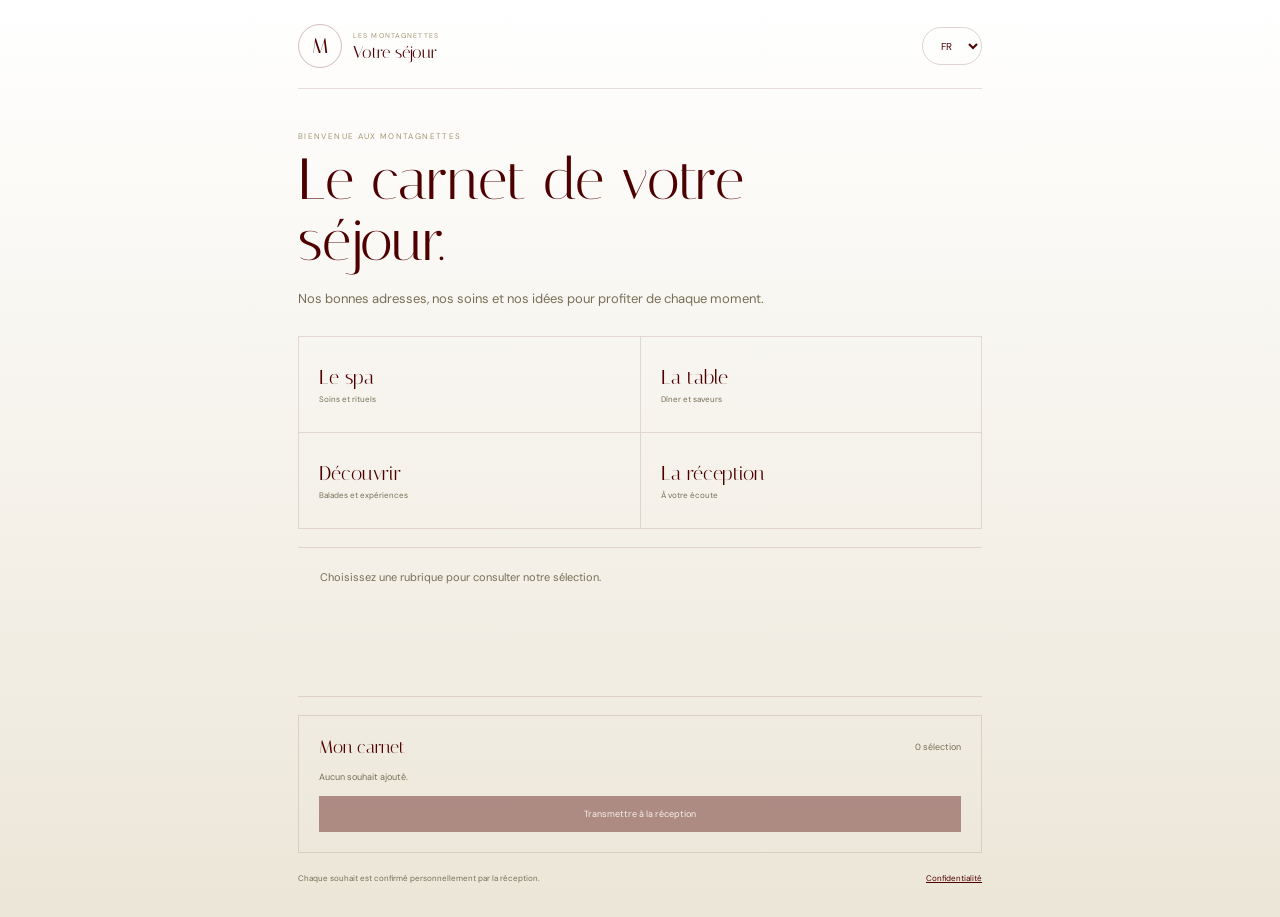
<file: conciergerie-client.html>
<!doctype html>
<html lang="fr">
  <head>
    <meta charset="UTF-8" />
    <meta name="viewport" content="width=device-width, initial-scale=1.0" />
    <meta name="theme-color" content="#ece6d8" />
    <title>Votre séjour — Les Montagnettes</title>
    <link rel="stylesheet" href="conciergerie-client.css" />
    <script src="conciergerie-client.js" defer></script>
  </head>
  <body>
    <main
      class="guest-concierge"
      data-spa-url="/spa/"
      data-restaurant-url="/restaurant/"
      data-activities-url="/activites/"
      data-contact-url="/contact/"
    >
      <header class="guest-header">
        <div class="guest-brand">
          <span class="guest-monogram">M</span>
          <div>
            <small>Les Montagnettes</small>
            <strong>Votre séjour</strong>
          </div>
        </div>
        <select id="guest-language" aria-label="Langue">
          <option value="fr">FR</option>
          <option value="en">EN</option>
          <option value="es">ES</option>
        </select>
      </header>

      <section class="guest-welcome">
        <p class="guest-kicker">Bienvenue aux Montagnettes</p>
        <h1>Le carnet de votre séjour.</h1>
        <p class="guest-intro">
          Nos bonnes adresses, nos soins et nos idées pour profiter de chaque moment.
        </p>
      </section>

      <nav class="guest-services" aria-label="Services de conciergerie">
        <button type="button" data-guest-service="spa">
          <strong>Le spa</strong><small>Soins et rituels</small>
        </button>
        <button type="button" data-guest-service="restaurant">
          <strong>La table</strong><small>Dîner et saveurs</small>
        </button>
        <button type="button" data-guest-service="activities">
          <strong>Découvrir</strong><small>Balades et expériences</small>
        </button>
        <button type="button" data-guest-service="team">
          <strong>La réception</strong><small>À votre écoute</small>
        </button>
      </nav>

      <section class="guest-panel" aria-live="polite">
        <div class="guest-panel-empty">
          Choisissez une rubrique pour consulter notre sélection.
        </div>
      </section>

      <section class="guest-selection">
        <div>
          <p>Mon carnet</p>
          <span class="guest-count">0 sélection</span>
        </div>
        <div class="guest-items">
          <p class="guest-empty">Aucun souhait ajouté.</p>
        </div>
        <button class="guest-send" type="button" disabled>
          Transmettre à la réception
        </button>
      </section>

      <footer>
        <p>Chaque souhait est confirmé personnellement par la réception.</p>
        <a href="/politique-de-confidentialite/">Confidentialité</a>
      </footer>
    </main>
  </body>
</html>
</file>
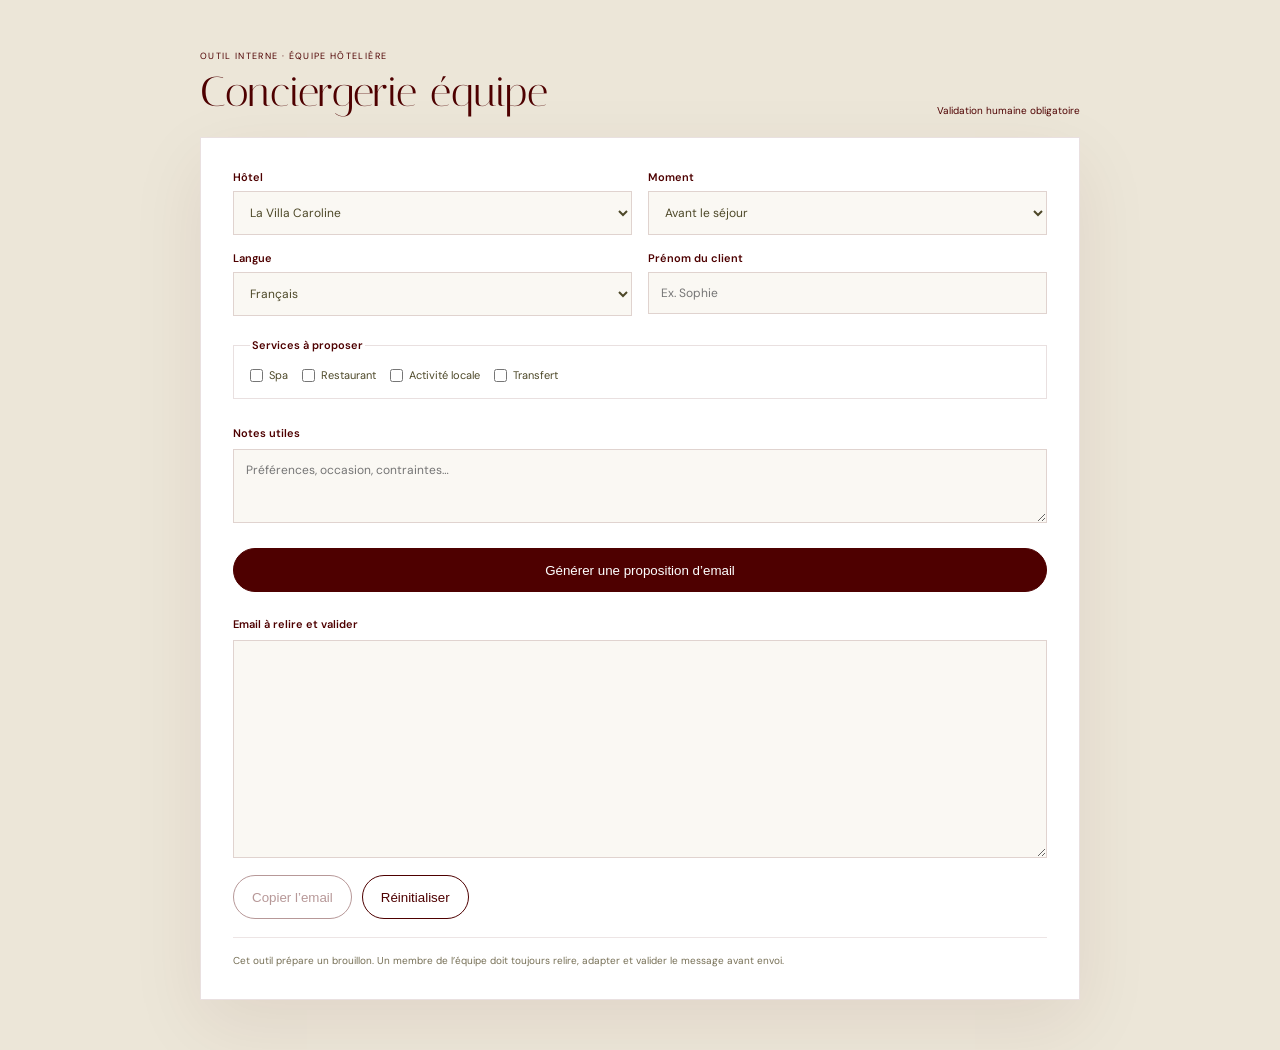
<file: conciergerie-equipe.html>
<!doctype html>
<html lang="fr">
  <head>
    <meta charset="UTF-8" />
    <meta name="viewport" content="width=device-width, initial-scale=1.0" />
    <title>Conciergerie équipe — Les Montagnettes</title>
    <link rel="stylesheet" href="conciergerie-equipe.css" />
    <script src="conciergerie-equipe.js" defer></script>
  </head>
  <body>
    <main class="staff-module">
      <header class="staff-header">
        <div>
          <p>Outil interne · Équipe hôtelière</p>
          <h1>Conciergerie équipe</h1>
        </div>
        <span>Validation humaine obligatoire</span>
      </header>

      <section class="staff-card">
        <div class="staff-grid">
          <label>
            Hôtel
            <select id="staff-hotel">
              <option>La Villa Caroline</option>
              <option>Parc Victoria</option>
              <option>Hôtel Excelsior Chamonix</option>
            </select>
          </label>
          <label>
            Moment
            <select id="staff-moment">
              <option value="before">Avant le séjour</option>
              <option value="during">Pendant le séjour</option>
              <option value="after">Après le séjour</option>
            </select>
          </label>
          <label>
            Langue
            <select id="staff-language">
              <option value="fr">Français</option>
              <option value="en">English</option>
              <option value="es">Español</option>
            </select>
          </label>
          <label>
            Prénom du client
            <input id="staff-name" type="text" maxlength="60" placeholder="Ex. Sophie" />
          </label>
        </div>

        <fieldset>
          <legend>Services à proposer</legend>
          <label><input type="checkbox" value="spa" /> Spa</label>
          <label><input type="checkbox" value="restaurant" /> Restaurant</label>
          <label><input type="checkbox" value="activity" /> Activité locale</label>
          <label><input type="checkbox" value="transfer" /> Transfert</label>
        </fieldset>

        <label>
          Notes utiles
          <textarea id="staff-notes" rows="3" placeholder="Préférences, occasion, contraintes…"></textarea>
        </label>

        <button id="staff-generate" type="button">Générer une proposition d’email</button>

        <label>
          Email à relire et valider
          <textarea id="staff-output" rows="12" readonly></textarea>
        </label>

        <div class="staff-actions">
          <button id="staff-copy" type="button" disabled>Copier l’email</button>
          <button id="staff-reset" type="button">Réinitialiser</button>
        </div>

        <p class="staff-notice">
          Cet outil prépare un brouillon. Un membre de l’équipe doit toujours
          relire, adapter et valider le message avant envoi.
        </p>
      </section>
    </main>
  </body>
</html>
</file>
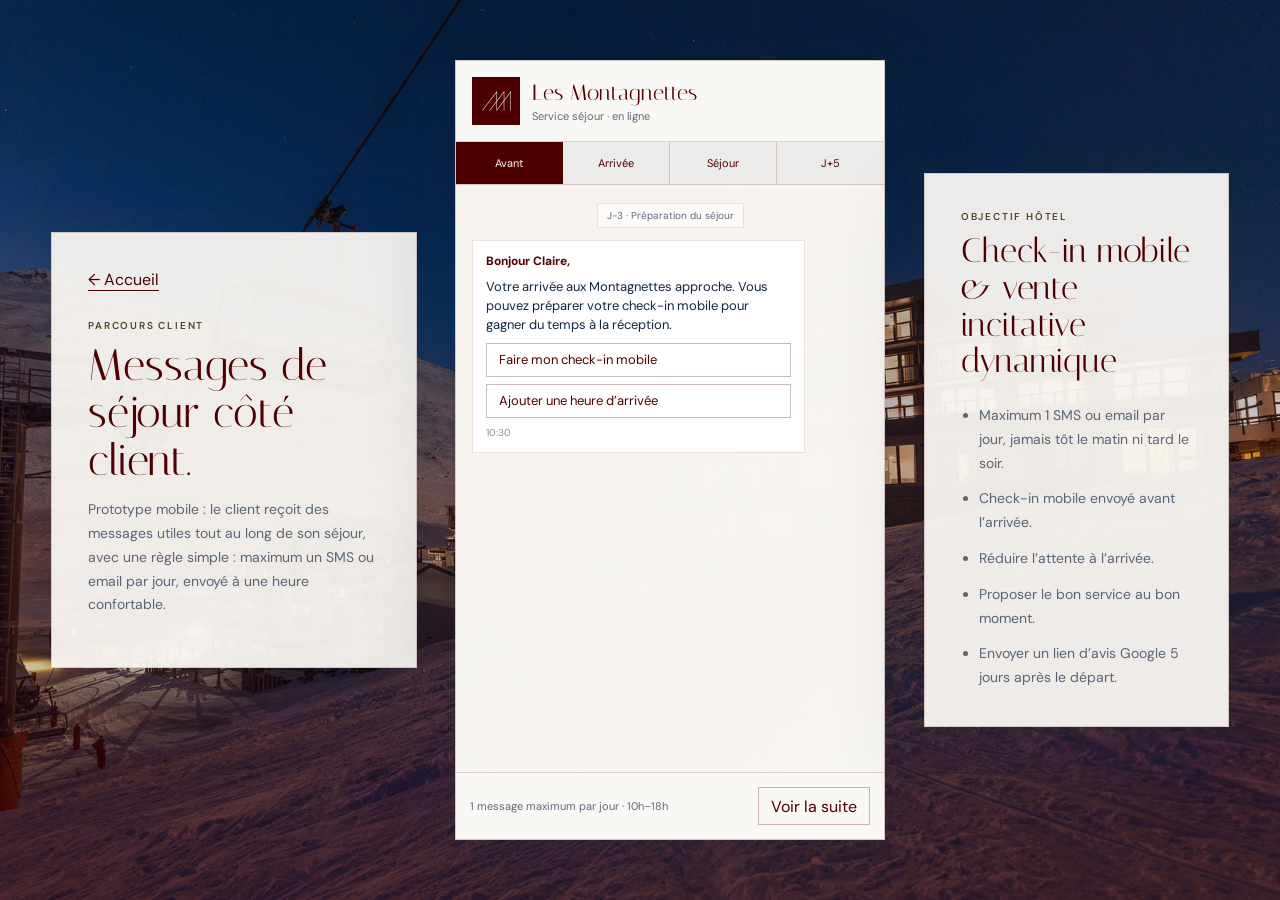
<file: parcours-client.html>
<!doctype html>
<html lang="fr">
  <head>
    <meta charset="UTF-8" />
    <meta name="viewport" content="width=device-width, initial-scale=1.0" />
    <meta name="theme-color" content="#FAF8F4" />
    <title>Parcours client — Les Montagnettes</title>
    <link rel="stylesheet" href="parcours-client.css" />
    <script src="parcours-client.js" defer></script>
  </head>
  <body>
    <main class="stay-journey">
      <section class="journey-intro">
        <a class="journey-back" href="index.html">← Accueil</a>
        <p class="journey-kicker">Parcours client</p>
        <h1 class="journey-title">Messages de séjour côté client.</h1>
        <p>
          Prototype mobile : le client reçoit des messages utiles tout au long
          de son séjour, avec une règle simple : maximum un SMS ou email par
          jour, envoyé à une heure confortable.
        </p>
      </section>

      <section class="phone-frame" aria-label="Simulation de messagerie client">
        <header class="phone-header">
          <div class="brand-mark">
            <img src="assets/logomontagnettes.svg" alt="" />
          </div>
          <div>
            <strong>Les Montagnettes</strong>
            <span>Service séjour · en ligne</span>
          </div>
        </header>

        <div class="journey-tabs" aria-label="Moments du séjour">
          <button class="is-active" type="button" data-step="before">Avant</button>
          <button type="button" data-step="arrival">Arrivée</button>
          <button type="button" data-step="stay">Séjour</button>
          <button type="button" data-step="review">J+5</button>
        </div>

        <div class="chat-screen" aria-live="polite"></div>

        <footer class="phone-compose">
          <span>1 message maximum par jour · 10h–18h</span>
          <button type="button" class="next-message">Voir la suite</button>
        </footer>
      </section>

      <aside class="journey-panel">
        <p class="journey-kicker">Objectif hôtel</p>
        <h2 class="journey-panel-title">Check-in mobile & vente incitative dynamique</h2>
        <ul>
          <li>Maximum 1 SMS ou email par jour, jamais tôt le matin ni tard le soir.</li>
          <li>Check-in mobile envoyé avant l’arrivée.</li>
          <li>Réduire l’attente à l’arrivée.</li>
          <li>Proposer le bon service au bon moment.</li>
          <li>Envoyer un lien d’avis Google 5 jours après le départ.</li>
        </ul>
      </aside>
    </main>
  </body>
</html>
</file>
<file: conciergerie-client.css>
@charset "UTF-8";
@import url("https://fonts.googleapis.com/css2?family=DM+Sans:wght@400;500;600&family=Italiana&display=swap");

:root {
  --guest-bordeaux: #4e0000;
  --guest-ivory: #ece6d8;
  --guest-beige: #d9c4b1;
  --guest-khaki: #a39670;
  --guest-ink: #4d4828;
  --guest-white: #fff;
}

* { box-sizing: border-box; }

html { background: var(--guest-ivory); }

body {
  min-height: 100vh;
  margin: 0;
  color: var(--guest-ink);
  background: linear-gradient(#fff, var(--guest-ivory));
  font-family: "DM Sans", Arial, sans-serif;
}

button, select { font: inherit; }

.guest-concierge {
  width: min(760px, 100%);
  min-height: 100vh;
  margin: auto;
  padding: 24px clamp(16px, 4vw, 38px) 34px;
}

.guest-header {
  display: flex;
  align-items: center;
  justify-content: space-between;
  gap: 15px;
  padding-bottom: 20px;
  border-bottom: 1px solid rgba(78, 0, 0, .12);
}

.guest-brand {
  display: flex;
  align-items: center;
  gap: 11px;
}

.guest-monogram {
  width: 44px;
  height: 44px;
  display: grid;
  place-items: center;
  color: var(--guest-bordeaux);
  border: 1px solid rgba(78, 0, 0, .25);
  border-radius: 50%;
  font: 400 21px "Italiana", Georgia, serif;
}

.guest-brand div { display: grid; gap: 2px; }

.guest-brand small {
  color: var(--guest-khaki);
  text-transform: uppercase;
  letter-spacing: .16em;
  font-size: 7px;
}

.guest-brand strong {
  color: var(--guest-bordeaux);
  font: 400 17px "Italiana", Georgia, serif;
}

#guest-language {
  width: 60px;
  height: 38px;
  color: var(--guest-bordeaux);
  background: transparent;
  border: 1px solid rgba(78, 0, 0, .17);
  border-radius: 20px;
  text-align: center;
  font-size: 10px;
}

.guest-welcome { padding: 42px 0 26px; }

.guest-kicker {
  margin: 0 0 9px;
  color: var(--guest-khaki);
  text-transform: uppercase;
  letter-spacing: .17em;
  font-size: 8px;
}

.guest-welcome h1 {
  max-width: 600px;
  margin: 0;
  color: var(--guest-bordeaux);
  font: 400 clamp(35px, 8vw, 58px) / 1.05 "Italiana", Georgia, serif;
}

.guest-intro {
  max-width: 500px;
  margin: 17px 0 0;
  color: #766f55;
  font-size: 13px;
  line-height: 1.6;
}

.guest-services {
  display: grid;
  grid-template-columns: repeat(2, 1fr);
  gap: 0;
  border-top: 1px solid rgba(78, 0, 0, .12);
  border-left: 1px solid rgba(78, 0, 0, .12);
}

.guest-services button {
  min-height: 96px;
  display: grid;
  align-content: center;
  gap: 5px;
  padding: 20px;
  color: var(--guest-bordeaux);
  background: transparent;
  border: 0;
  border-right: 1px solid rgba(78, 0, 0, .12);
  border-bottom: 1px solid rgba(78, 0, 0, .12);
  text-align: left;
  cursor: pointer;
}

.guest-services button.is-active,
.guest-services button:hover {
  background: rgba(236, 230, 216, .7);
}

.guest-services strong { font: 400 20px "Italiana", Georgia, serif; }
.guest-services small { color: #766f55; font-size: 8px; }

.guest-panel {
  min-height: 150px;
  margin-top: 18px;
  padding: 22px;
  background: transparent;
  border-top: 1px solid rgba(78, 0, 0, .12);
  border-bottom: 1px solid rgba(78, 0, 0, .12);
}

.guest-panel-empty {
  color: #766f55;
  font-size: 11px;
}

.guest-panel h2 {
  margin: 0 0 9px;
  color: var(--guest-bordeaux);
  font: 400 23px "Italiana", Georgia, serif;
}

.guest-panel p {
  margin: 0 0 14px;
  color: #766f55;
  font-size: 11px;
  line-height: 1.6;
}

.guest-recommendations {
  display: grid;
  gap: 7px;
}

.guest-recommendation {
  display: flex;
  align-items: center;
  justify-content: space-between;
  gap: 12px;
  padding: 10px 0;
  border-top: 1px solid rgba(78, 0, 0, .09);
}

.guest-recommendation span { font-size: 10px; }

.guest-recommendation button,
.guest-send,
.guest-remove {
  min-height: 36px;
  padding: 0 13px;
  color: var(--guest-bordeaux);
  background: transparent;
  border: 1px solid var(--guest-bordeaux);
  border-radius: 0;
  font-size: 9px;
  cursor: pointer;
}

.guest-selection {
  margin-top: 18px;
  padding: 20px;
  background: transparent;
  border: 1px solid rgba(78, 0, 0, .12);
}

.guest-selection > div:first-child {
  display: flex;
  align-items: center;
  justify-content: space-between;
}

.guest-selection p { margin: 0; }

.guest-selection > div:first-child p {
  color: var(--guest-bordeaux);
  font: 400 18px "Italiana", Georgia, serif;
}

.guest-count, .guest-empty {
  color: #766f55;
  font-size: 9px;
}

.guest-items {
  display: grid;
  gap: 7px;
  margin: 13px 0;
}

.guest-item {
  display: flex;
  align-items: center;
  justify-content: space-between;
  gap: 10px;
  font-size: 10px;
}

.guest-remove {
  min-height: 29px;
  border-color: rgba(78, 0, 0, .2);
}

.guest-send {
  width: 100%;
  color: var(--guest-white);
  background: var(--guest-bordeaux);
}

.guest-send:disabled { opacity: .4; cursor: default; }

footer {
  display: flex;
  justify-content: space-between;
  gap: 12px;
  margin-top: 20px;
  color: #766f55;
  font-size: 8px;
}

footer p { margin: 0; }
footer a { color: var(--guest-bordeaux); }

@media (max-width: 620px) {
  .guest-services button { min-height: 90px; }
  .guest-welcome { padding-top: 32px; }
  footer { display: block; }
  footer a { display: inline-block; margin-top: 7px; }
}
</file>
<file: conciergerie-equipe.css>
@charset "UTF-8";
@import url("https://fonts.googleapis.com/css2?family=DM+Sans:wght@400;500;600&family=Italiana&display=swap");

:root {
  --staff-bordeaux: #4e0000;
  --staff-ivory: #ece6d8;
  --staff-beige: #d9c4b1;
  --staff-khaki: #a39670;
  --staff-ink: #4d4828;
  --staff-white: #fff;
}

* { box-sizing: border-box; }

body {
  min-height: 100vh;
  margin: 0;
  padding: 50px 20px;
  color: var(--staff-ink);
  background: var(--staff-ivory);
  font-family: "DM Sans", Arial, sans-serif;
}

.staff-module {
  width: min(880px, 100%);
  margin: auto;
}

.staff-header {
  display: flex;
  align-items: end;
  justify-content: space-between;
  gap: 20px;
  margin-bottom: 20px;
}

.staff-header p {
  margin: 0 0 5px;
  color: var(--staff-bordeaux);
  text-transform: uppercase;
  letter-spacing: .15em;
  font-size: 9px;
}

.staff-header h1 {
  margin: 0;
  color: var(--staff-bordeaux);
  font: 400 42px "Italiana", Georgia, serif;
}

.staff-header > span {
  color: var(--staff-bordeaux);
  font-size: 10px;
}

.staff-card {
  padding: 32px;
  background: var(--staff-white);
  border: 1px solid rgba(78, 0, 0, .12);
  box-shadow: 0 24px 70px rgba(78, 0, 0, .08);
}

.staff-grid {
  display: grid;
  grid-template-columns: repeat(2, 1fr);
  gap: 16px;
}

label, legend {
  color: var(--staff-bordeaux);
  font-size: 11px;
  font-weight: 600;
}

input, select, textarea {
  width: 100%;
  margin-top: 7px;
  padding: 12px;
  color: var(--staff-ink);
  background: #faf8f3;
  border: 1px solid rgba(78, 0, 0, .15);
  border-radius: 0;
  font: 12px "DM Sans", Arial, sans-serif;
}

textarea { resize: vertical; }

fieldset {
  display: flex;
  flex-wrap: wrap;
  gap: 14px;
  margin: 22px 0;
  padding: 16px;
  border: 1px solid rgba(78, 0, 0, .12);
}

fieldset label {
  display: flex;
  align-items: center;
  gap: 6px;
  color: var(--staff-ink);
  font-weight: 400;
}

fieldset input {
  width: auto;
  margin: 0;
}

button {
  min-height: 44px;
  padding: 0 18px;
  color: var(--staff-bordeaux);
  background: transparent;
  border: 1px solid var(--staff-bordeaux);
  border-radius: 22px;
  cursor: pointer;
}

#staff-generate {
  width: 100%;
  margin: 20px 0;
  color: var(--staff-white);
  background: var(--staff-bordeaux);
}

.staff-actions {
  display: flex;
  gap: 10px;
  margin-top: 12px;
}

button:disabled { opacity: .4; cursor: default; }

.staff-notice {
  margin: 18px 0 0;
  padding-top: 16px;
  color: #766f55;
  border-top: 1px solid rgba(78, 0, 0, .1);
  font-size: 10px;
}

@media (max-width: 650px) {
  .staff-grid { grid-template-columns: 1fr; }
  .staff-header { display: block; }
  .staff-header > span { display: block; margin-top: 8px; }
}
</file>
<file: parcours-client.css>
@charset "UTF-8";
@import url("https://fonts.googleapis.com/css2?family=DM+Sans:wght@400;500;600&family=Italiana&display=swap");

:root {
  --journey-bordeaux: #4E0000;
  --journey-ivory: #FAF8F4;
  --journey-beige: #D9C4B1;
  --journey-olive: #4D4828;
  --journey-blue: #13273F;
  --journey-line: rgba(78, 0, 0, 0.16);
  --journey-muted: rgba(19, 39, 63, 0.68);
  --journey-sans: "Cabinet Grotesk", "DM Sans", Arial, sans-serif;
  --journey-display: "The New Elegance", "Italiana", Georgia, serif;
}

* { box-sizing: border-box; }

html {
  min-height: 100%;
  background: var(--journey-ivory);
}

body {
  min-height: 100vh;
  margin: 0;
  color: var(--journey-blue);
  background:
    linear-gradient(rgba(19, 39, 63, 0.22), rgba(78, 0, 0, 0.22)),
    url("assets/hero.jpg") center / cover fixed no-repeat;
  font-family: var(--journey-sans);
}

button,
a {
  font: inherit;
}

.stay-journey {
  min-height: 100vh;
  display: grid;
  grid-template-columns: minmax(260px, 0.9fr) minmax(320px, 430px) minmax(260px, 0.75fr);
  gap: clamp(18px, 3vw, 42px);
  align-items: center;
  padding: clamp(18px, 4vw, 58px);
}

.journey-intro,
.journey-panel,
.phone-frame {
  background: rgba(250, 248, 244, 0.94);
  border: 1px solid var(--journey-line);
  box-shadow: 0 28px 80px rgba(19, 39, 63, 0.22);
}

.journey-intro,
.journey-panel {
  padding: clamp(22px, 3vw, 36px);
}

.journey-back {
  display: inline-block;
  margin-bottom: 28px;
  color: var(--journey-bordeaux);
  text-decoration: none;
  border-bottom: 1px solid currentColor;
}

.journey-kicker {
  margin: 0 0 10px;
  color: var(--journey-olive);
  text-transform: uppercase;
  letter-spacing: .18em;
  font-size: 10px;
  font-weight: 600;
}

.journey-title,
.journey-panel-title {
  margin: 0;
  color: var(--journey-bordeaux);
  font: 400 clamp(28px, 4vw, 44px) / 1.08 var(--journey-display);
}

.journey-panel-title {
  font-size: clamp(24px, 3vw, 34px);
}

.journey-intro p:not(.journey-kicker),
.journey-panel li {
  color: var(--journey-muted);
  font-size: 14px;
  line-height: 1.7;
}

.journey-panel ul {
  display: grid;
  gap: 12px;
  margin: 24px 0 0;
  padding-left: 18px;
}

.phone-frame {
  width: min(430px, 100%);
  min-height: min(780px, calc(100vh - 48px));
  display: grid;
  grid-template-rows: auto auto 1fr auto;
  overflow: hidden;
}

.phone-header {
  min-height: 78px;
  display: flex;
  align-items: center;
  gap: 12px;
  padding: 16px;
  background: var(--journey-ivory);
  border-bottom: 1px solid var(--journey-line);
}

.brand-mark {
  width: 48px;
  height: 48px;
  display: grid;
  place-items: center;
  background: var(--journey-bordeaux);
}

.brand-mark img {
  width: 60%;
  filter: brightness(0) invert(1);
}

.phone-header div:last-child {
  display: grid;
  gap: 3px;
}

.phone-header strong {
  color: var(--journey-bordeaux);
  font: 400 22px var(--journey-display);
}

.phone-header span {
  color: var(--journey-muted);
  font-size: 11px;
}

.journey-tabs {
  display: grid;
  grid-template-columns: repeat(4, 1fr);
  border-bottom: 1px solid var(--journey-line);
}

.journey-tabs button {
  min-height: 42px;
  color: var(--journey-bordeaux);
  background: transparent;
  border: 0;
  border-right: 1px solid var(--journey-line);
  font-size: 11px;
  cursor: pointer;
}

.journey-tabs button:last-child {
  border-right: 0;
}

.journey-tabs button.is-active {
  color: var(--journey-ivory);
  background: var(--journey-bordeaux);
}

.chat-screen {
  min-height: 0;
  display: flex;
  flex-direction: column;
  gap: 12px;
  overflow-y: auto;
  padding: 18px 16px 24px;
  background:
    linear-gradient(rgba(250, 248, 244, 0.86), rgba(250, 248, 244, 0.86)),
    linear-gradient(135deg, rgba(217, 196, 177, 0.38), rgba(255,255,255,0));
}

.day-separator {
  align-self: center;
  padding: 5px 9px;
  color: var(--journey-muted);
  background: rgba(255, 255, 255, 0.68);
  border: 1px solid rgba(78, 0, 0, 0.1);
  font-size: 10px;
}

.message {
  max-width: 84%;
  display: grid;
  gap: 8px;
  padding: 12px 13px;
  border: 1px solid rgba(78, 0, 0, 0.12);
  font-size: 13px;
  line-height: 1.45;
}

.message.hotel {
  align-self: flex-start;
  color: var(--journey-blue);
  background: #fff;
}

.message.client {
  align-self: flex-end;
  color: var(--journey-ivory);
  background: var(--journey-blue);
  border-color: var(--journey-blue);
}

.message strong {
  color: var(--journey-bordeaux);
  font-size: 12px;
}

.message.client strong {
  color: var(--journey-ivory);
}

.message-time {
  color: rgba(19, 39, 63, 0.5);
  font-size: 10px;
}

.message.client .message-time {
  color: rgba(250, 248, 244, 0.68);
}

.message-actions {
  display: grid;
  gap: 7px;
}

.message-actions button,
.next-message {
  min-height: 34px;
  padding: 0 12px;
  color: var(--journey-bordeaux);
  background: transparent;
  border: 1px solid rgba(78, 0, 0, 0.28);
  text-align: left;
  cursor: pointer;
}

.message-actions button:hover,
.next-message:hover {
  color: var(--journey-ivory);
  background: var(--journey-bordeaux);
}

.phone-compose {
  display: grid;
  grid-template-columns: 1fr auto;
  gap: 10px;
  align-items: center;
  padding: 14px;
  background: var(--journey-ivory);
  border-top: 1px solid var(--journey-line);
}

.phone-compose span {
  color: var(--journey-muted);
  font-size: 11px;
}

.next-message {
  min-height: 38px;
  text-align: center;
}

@media (max-width: 980px) {
  .stay-journey {
    grid-template-columns: 1fr;
    align-items: start;
  }

  .phone-frame {
    margin: auto;
  }
}

@media (max-width: 520px) {
  .stay-journey {
    padding: 0;
    gap: 0;
  }

  .journey-intro,
  .journey-panel {
    box-shadow: none;
    border-right: 0;
    border-left: 0;
  }

  .phone-frame {
    width: 100%;
    min-height: 100vh;
    box-shadow: none;
    border-right: 0;
    border-left: 0;
  }

  .journey-title {
    font-size: 34px;
  }
}
</file>
